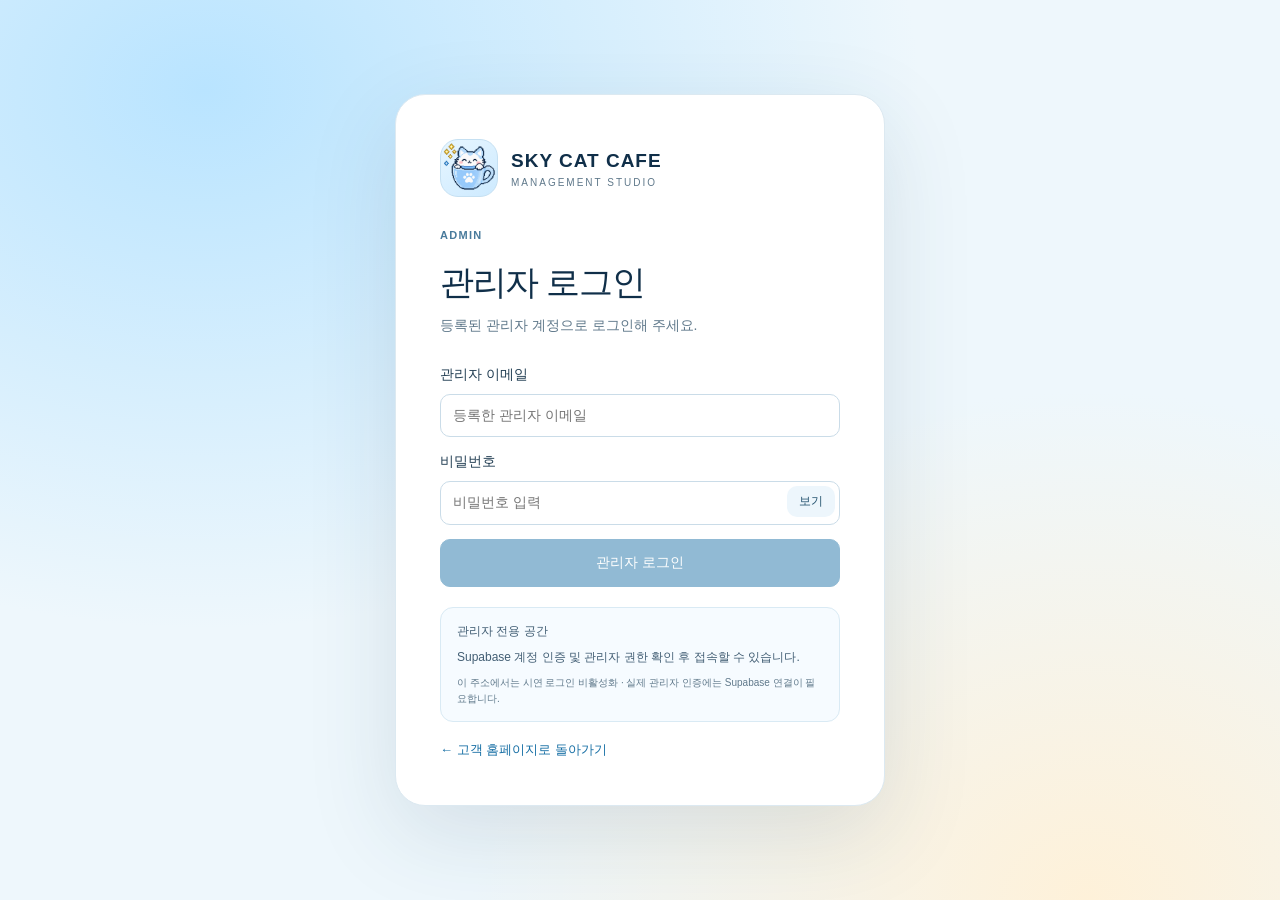
<file: admin.html>
<!doctype html>
<html lang="ko">
<head>
  <meta charset="utf-8">
  <meta name="viewport" content="width=device-width,initial-scale=1">
  <meta name="robots" content="noindex,nofollow">
  <title>하늘고양이카페 · 관리자</title>
  <link rel="icon" type="image/png" href="./skycat-mascot.png">
  <link rel="stylesheet" href="./admin.css">
  <link rel="stylesheet" href="./skycat-layout.css">
  <script defer src="./skycat-store.js"></script>
  <script defer src="./goods-catalog.js"></script>
  <script defer src="./goods-commerce.js"></script>
  <link rel="stylesheet" href="./skycat-email.css">
  <script defer src="./emailjs-config.js"></script>
  <script defer src="./supabase-config.js"></script>
  <script defer src="./skycat-cloud.js"></script>
  <script defer src="./skycat-email.js"></script>
  <script defer src="./admin-test-config.js?v=30.2"></script>
  <script defer src="./admin.js?v=31"></script>
  <link rel="stylesheet" href="./skycat-components.css">
  <link rel="stylesheet" href="./skycat-component-integration.css">
  <script defer src="./skycat-components.js"></script>
</head>
<body>
  <a id="skip-link" class="skip" href="#main">본문 바로가기</a>
  <section id="login" class="login-wrap">
    <div class="login-card">
      <div class="login-brand"><div class="logo-icon" aria-hidden="true"><img src="./skycat-mascot.png" alt="" width="58" height="58" decoding="async"></div><div><strong>SKY CAT CAFE</strong><small>MANAGEMENT STUDIO</small></div></div>
      <p class="eyebrow">ADMIN</p>
      <h1>관리자 로그인</h1>
      <p class="login-desc" id="login-desc">등록된 관리자 계정으로 로그인해 주세요.</p>
      <form id="login-form">
        <label class="sc-field">관리자 이메일<input id="admin-id" type="email" autocomplete="username" placeholder="등록한 관리자 이메일" required></label>
        <div class="login-field sc-field"><label for="admin-pass">비밀번호</label><div class="password-field"><input id="admin-pass" type="password" autocomplete="current-password" placeholder="비밀번호 입력" required><button id="password-toggle" type="button" aria-pressed="false" aria-label="비밀번호 표시">보기</button></div></div>
        <button id="login-submit" type="submit" class="primary sc-button" disabled>관리자 로그인</button>
        <p id="login-error" role="alert"></p>
      </form>
      <noscript><p role="alert">관리자 시연 화면을 열려면 JavaScript를 활성화해 주세요.</p></noscript>
      <div class="notice"><strong id="login-mode-title">관리자 전용 공간</strong><p id="login-mode-desc">Supabase 계정 인증 및 관리자 권한 확인 후 접속할 수 있습니다.</p><small id="cloud-login-notice">연결 상태 확인 중…</small></div>
      <a class="login-back" href="./index(order).html">← 고객 홈페이지로 돌아가기</a>
    </div>
  </section>
  <div id="workspace" hidden>
    <button id="nav-scrim" class="nav-scrim" aria-label="관리자 메뉴 닫기" type="button" hidden></button>
    <aside class="sidebar" id="sidebar">
      <a class="brand" id="admin-brand-home" href="#cloud"><span class="paw" aria-hidden="true"><img src="./skycat-mascot.png" alt="" width="44" height="44" decoding="async"></span><div><strong>SKY CAT</strong><small>CAFE / ADMIN STUDIO</small></div></a>
      <div class="sidebar-head"><span>관리자 메뉴 <span id="nav-count" class="nav-count">24</span></span><button id="nav-close" class="nav-close sc-close" type="button" aria-label="관리자 메뉴 닫기">×</button></div>
      <label class="nav-search"><span aria-hidden="true">⌕</span><input id="nav-search" type="search" placeholder="메뉴 검색" aria-label="관리자 기능 검색" autocomplete="off"></label>
      <nav id="nav" aria-label="관리자 기능"></nav>
      <p id="nav-empty" class="nav-empty" hidden>해당 기능이 없습니다.</p>
      <div class="sidebar-footer"><div class="admin-profile"><span class="avatar">SC</span><div><strong>카페 관리자</strong><small>포트폴리오 운영 계정</small></div></div><a class="back" href="./index(order).html">↗ 고객 홈페이지</a><button id="logout">로그아웃</button></div>
    </aside>
    <main id="main" tabindex="-1">
      <header class="topbar"><div class="heading"><div class="heading-row"><button id="nav-toggle" class="nav-toggle" type="button" aria-controls="sidebar" aria-expanded="false" aria-label="관리자 메뉴 열기">☰</button><span class="eyebrow" id="breadcrumb">관리자 / 운영 현황</span></div><h1 id="title">대시보드</h1><p id="section-desc" class="section-desc"></p></div><div class="top-meta sc-actions"><span class="live"><span></span> <span id="auth-mode-label">관리자 인증</span></span><button id="refresh-view" type="button" class="refresh-btn" title="최신 운영 정보 불러오기">↻ 새로고침</button><a class="customer-link" href="./index(order).html" target="_blank" rel="noopener">고객 화면 ↗</a></div></header>
      <div id="notification" role="status" aria-live="polite"></div>
      <div id="content"></div>
      <footer>© 2026 Sky Cat Cafe · 관리자 운영 체험 · 실제 금전 거래 없음</footer>
    </main>
  </div>
</body>
</html>
</file>
<file: admin.css>
/* Sky Cat Cafe · Admin Studio V12 */
:root {
  --navy:#102f49; --ink:#233f54; --blue:#176fa5; --accent:#2495d1;
  --sky:#e6f4ff; --line:#dce7ee; --bg:#f3f7fa; --white:#fff;
  --muted:#60798b; --danger:#a42636; --ok:#17714c; --radius:18px;
  --shadow:0 3px 14px #16395508; font-family:Pretendard,"Malgun Gothic","Apple SD Gothic Neo",Arial,sans-serif;
}
*{box-sizing:border-box} [hidden]{display:none!important}
html{scroll-behavior:smooth;scroll-padding-top:14px}
body{margin:0;background:var(--bg);color:var(--ink);font-size:14px;line-height:1.55}
a{color:var(--blue);text-decoration:none} button,input,select,textarea{font:inherit}
button,a,input,select,textarea{outline-offset:3px} :focus-visible{outline:3px solid #5ba9d6}
button{min-height:40px;border:1px solid #d0e0eb;border-radius:10px;padding:9px 14px;background:#fff;color:#24536f;font-weight:700;cursor:pointer;transition:background .15s,border-color .15s,box-shadow .15s}
button:hover:not(:disabled){background:#eaf5fc;border-color:#a5cce3} button:disabled{opacity:.47;cursor:not-allowed}
.primary{background:var(--blue);border-color:var(--blue);color:white}.primary:hover:not(:disabled){background:#125b89;border-color:#125b89}
.danger{color:var(--danger);border-color:#f0ccd2;background:#fff5f6}.danger:hover:not(:disabled){background:#ffe9ed;border-color:#df9ba6}
.skip{position:absolute;top:-90px}.skip:focus{top:10px;left:10px;background:white;padding:12px;z-index:99}
input,select,textarea{width:100%;min-width:0;min-height:41px;padding:10px 12px;border:1px solid #cadce8;border-radius:10px;background:#fff;color:var(--ink)}
input:focus,select:focus,textarea:focus{border-color:#5aabd7} input[type=checkbox]{min-height:0;width:17px;height:17px;accent-color:var(--blue)} textarea{min-height:98px;resize:vertical}

/* Sign-in: the same blue palette as the customer-facing brand. */
.login-wrap{min-height:100vh;display:grid;place-items:center;padding:28px;background:radial-gradient(ellipse at 16% 10%,#b9e4ff 0,transparent 47%),radial-gradient(ellipse at 85% 100%,#fef1d9 0,transparent 40%),#eef7fc}
.login-card{width:min(490px,100%);padding:clamp(25px,5vw,44px);border:1px solid #dce9f1;border-radius:30px;background:white;box-shadow:0 28px 90px #233f5420}
.login-brand{display:flex;align-items:center;gap:13px;margin-bottom:30px}.login-brand strong{display:block;letter-spacing:1px;color:var(--navy);font-size:19px}.login-brand small{display:block;letter-spacing:2px;font-size:10px;color:var(--muted)}
.logo-icon{display:grid;place-items:center;width:58px;height:58px;border-radius:18px;background:linear-gradient(145deg,#e7f6ff,#cdeaff);color:var(--navy);font-size:26px;border:1px solid #c5e0f2}
.logo-icon img,.brand .paw img{display:block;width:100%;height:100%;object-fit:contain}
.eyebrow{font-size:11px;letter-spacing:1.3px;font-weight:800;color:#497b9c}.login-card h1{margin:5px 0 0;font-size:clamp(25px,5vw,34px);color:var(--navy);letter-spacing:-1.3px}.login-desc{margin:7px 0 0;color:var(--muted)}
.login-card form{display:grid;gap:14px;margin-top:27px}.login-card label{display:grid;gap:7px;font-weight:700}.login-card .primary{min-height:48px}.password-field{position:relative}.password-field input{padding-right:79px}.password-field button{position:absolute;right:5px;top:5px;min-height:31px;padding:4px 12px;font-size:12px;background:#edf6fc;border:0}
.notice{display:grid;gap:8px;margin-top:20px;padding:14px 16px;background:#f6fbff;border:1px solid #d9eaf4;border-radius:13px;font-size:12px;color:#425e74}.notice p{margin:0}.notice button{justify-self:start;min-height:33px;font-size:12px;padding:5px 10px}.notice small{color:var(--muted);line-height:1.6}.login-back{display:inline-block;margin-top:18px;font-size:13px;font-weight:700}#login-error{color:var(--danger);margin:0;font-size:13px}#login-error:empty{display:none}

/* Navigation and workspace */
#workspace{display:grid;grid-template-columns:258px minmax(0,1fr);min-height:100vh}
.sidebar{position:sticky;top:0;height:100vh;height:100dvh;display:flex;flex-direction:column;overflow-y:auto;padding:21px 15px 15px;background:linear-gradient(160deg,#102f49,#1a415e);color:#fff;scrollbar-width:thin;scrollbar-color:#55778d transparent}
.brand{display:flex;gap:11px;align-items:center;color:white;margin:1px 4px 26px}.brand strong{font-size:22px;line-height:1.1;letter-spacing:1.3px}.brand small{display:block;font-size:9px;color:#bad7e8;letter-spacing:1.6px;margin-top:3px}.paw{display:grid;place-items:center;width:44px;height:44px;border-radius:13px;background:#e2f3ff;color:var(--navy);font-size:22px;flex:none}
.sidebar-head{display:flex;align-items:center;justify-content:space-between;font-size:12px;font-weight:750;color:#c4dcea;margin:0 5px 9px}.nav-count{display:inline-flex;align-items:center;justify-content:center;border:1px solid #65859a;border-radius:8px;padding:1px 7px;font-size:11px;color:white}
.nav-search{display:flex;align-items:center;gap:8px;border:1px solid #47708c;border-radius:10px;background:#224a66;padding:0 10px;color:#cce7f8}.nav-search span{font-size:23px}.nav-search input{min-height:36px;background:transparent;color:white;border:none;padding:6px 0;font-size:13px}.nav-search input::placeholder{color:#b8d5e7}.nav-empty{margin:16px 8px;color:#d5e6f1;font-size:12px}
.nav-group{font-size:10px;letter-spacing:1px;color:#b0cddd;font-weight:650;margin:19px 9px 6px}.nav-link{display:flex;align-items:center;gap:9px;min-height:37px;padding:7px 9px;border-radius:9px;color:#dbeef8;font-size:13px;line-height:1.3}.nav-link .nav-no{font-size:11px;min-width:21px;font-variant-numeric:tabular-nums;color:#91bfdd}.nav-link strong{font-weight:650;flex:1;min-width:0}.nav-link:hover,.nav-link[aria-current=page]{background:#2e668e;color:white}.nav-link[aria-current=page]{box-shadow:inset 3px 0 #9ad8ff}.nav-link[aria-current=page] .nav-no{color:#d2ecff}.nav-badge{background:#caeaff;color:#124f75;border-radius:6px;min-width:19px;padding:2px 5px;text-align:center;font-size:10px;font-weight:bold}
.sidebar-footer{margin-top:auto;padding-top:23px}.admin-profile{border-top:1px solid #45657b;padding:15px 3px 10px;display:flex;align-items:center;gap:10px}.avatar{flex:none;display:grid;place-items:center;width:36px;height:36px;border-radius:50%;font-size:12px;font-weight:800;background:#d7efff;color:#1a4d70}.admin-profile strong,.admin-profile small{display:block}.admin-profile small{font-size:10px;color:#bfd6e3}.back{display:block;color:#d6eeff;padding:8px 5px;font-size:13px;font-weight:650}.sidebar #logout{width:100%;background:#2c526b;border-color:#57758a;color:white}
#main{padding:clamp(18px,3vw,42px);min-width:0;max-width:1800px}.topbar{display:flex;align-items:flex-start;justify-content:space-between;gap:24px;margin-bottom:24px}.heading{min-width:0}.heading-row{display:flex;align-items:center;gap:8px}.topbar h1{margin:4px 0;font-size:clamp(25px,3vw,34px);letter-spacing:-1.3px;color:var(--navy);line-height:1.25}.section-desc{margin:5px 0 0;color:var(--muted);font-size:13px;overflow-wrap:break-word}.top-meta{display:flex;align-items:center;gap:9px;flex-wrap:wrap;justify-content:flex-end}.live{display:inline-flex;align-items:center;gap:6px;padding:7px 11px;font-size:12px;font-weight:750;background:#e4f4ec;color:#176b4b;border:1px solid #c5e5d3;border-radius:999px;white-space:nowrap}.live span{width:7px;height:7px;background:#24935d;border-radius:50%}.refresh-btn,.customer-link{display:inline-flex;align-items:center;justify-content:center;min-height:37px;white-space:nowrap;font-size:12px;font-weight:750;border-radius:10px;padding:8px 12px}.customer-link{background:#e5f3fc;border:1px solid #c9e5f5;color:#176c9e}.customer-link:hover{background:#d6ebfa}.nav-toggle{display:none}
#notification:not(:empty){position:sticky;top:8px;z-index:3;padding:12px 15px;margin:0 0 17px;border:1px solid #a9d3ec;background:#e9f7ff;border-radius:12px;color:#175d88;font-weight:700;box-shadow:0 4px 16px #143e5e0c}#notification.error{background:#fff0f2;border-color:#edbdc8;color:#a42636}

/* Operational dashboard */
.dashboard-welcome{display:flex;align-items:center;justify-content:space-between;gap:20px;padding:22px 26px;margin-bottom:20px;border:1px solid #cce4f5;background:linear-gradient(118deg,#e9f6ff,#f8fcff);border-radius:var(--radius)}.dashboard-welcome h2{font-size:22px;margin:3px 0;color:var(--navy);letter-spacing:-.5px}.dashboard-welcome p{margin:3px 0;color:var(--muted);font-size:13px}.welcome-date{padding:9px 14px;color:#275b7c;background:#fff;border:1px solid #d6e7f3;border-radius:11px;white-space:nowrap;font-weight:700;font-size:12px}
.cards{display:grid;grid-template-columns:repeat(4,minmax(0,1fr));gap:15px;margin-bottom:20px}.metric{min-width:0;position:relative;padding:19px;background:white;border:1px solid var(--line);border-radius:var(--radius);box-shadow:var(--shadow)}.metric span:first-child{display:block;font-size:12px;font-weight:750;color:var(--muted)}.metric strong{display:block;margin:9px 0 4px;font-size:clamp(20px,2.25vw,29px);font-variant-numeric:tabular-nums;letter-spacing:-.75px;overflow-wrap:anywhere;color:var(--navy)}.metric small{display:block;min-height:17px;color:var(--muted);font-size:11px}.metric:before{content:"";display:block;width:25px;height:4px;border-radius:4px;background:#75b9e4;margin-bottom:10px}.metric:nth-child(2):before{background:#70bda9}.metric:nth-child(3):before{background:#d7b275}.metric:nth-child(4):before{background:#a7a4d9}
.dashboard-grid,.grid-2{display:grid;grid-template-columns:minmax(0,1.5fr) minmax(0,1fr);gap:17px;align-items:start}.dashboard-grid .panel{height:100%}.task-list{display:grid;gap:9px}.task-card{width:100%;display:grid;grid-template-columns:minmax(0,1fr) auto;align-items:center;text-align:left;gap:8px;padding:13px 14px;border:1px solid var(--line);background:#f9fcfe;border-radius:12px}.task-card span{font-size:13px}.task-card b{font-size:15px;color:#176b9d;font-variant-numeric:tabular-nums}.task-card.has-work b{color:#ac6a1a}.task-card small{grid-column:1/-1;font-weight:400;color:var(--muted);font-size:11px}.quick-links{display:grid;grid-template-columns:repeat(4,minmax(0,1fr));gap:10px}.quick-links button{text-align:left;background:#f7fbfe;border-color:var(--line);min-height:58px;white-space:normal}.quick-links button:hover{background:#eaf5fc}

/* Shared management views, forms and tables. */
.panel{min-width:0;margin-bottom:18px;padding:clamp(16px,2.3vw,26px);background:#fff;border:1px solid var(--line);border-radius:var(--radius);box-shadow:var(--shadow)}.panel h2{font-size:18px;letter-spacing:-.3px;color:var(--navy);margin:0 0 8px}.panel h3{font-size:14px;color:var(--navy)}.hint{color:var(--muted);font-size:13px;line-height:1.7;margin:8px 0 15px}.panel .cards{margin-bottom:0}.form-grid{display:grid;grid-template-columns:repeat(2,minmax(0,1fr));gap:14px;margin:18px 0}.field{display:grid;gap:7px;font-weight:700;font-size:13px}.actions{display:flex;gap:8px;align-items:center;flex-wrap:wrap;margin:12px 0}.actions input,.actions select{flex:1;min-width:120px;width:auto}
.table-tools{display:flex;align-items:center;justify-content:space-between;gap:12px;margin:14px 0 10px}.table-filter{display:flex;gap:7px;align-items:center;max-width:350px;flex:1}.table-filter input{min-height:35px;font-size:13px}.table-filter button{min-height:35px;padding:5px 10px;white-space:nowrap;font-size:12px}.table-count{font-size:12px;font-weight:750;color:var(--muted);white-space:nowrap}.table-scroll{overflow:auto;border:1px solid var(--line);border-radius:12px;max-width:100%;scrollbar-width:thin;scrollbar-color:#b5cbd9 #f0f5f8;max-height:640px}.table-scroll:focus-visible{outline-offset:2px}table{border-collapse:separate;border-spacing:0;width:100%;min-width:530px;text-align:left}th,td{border-bottom:1px solid #e9f0f5;padding:12px 14px;font-size:13px;vertical-align:middle;white-space:pre-line;overflow-wrap:anywhere}th{position:sticky;top:0;z-index:1;background:#edf4f9;color:#3a5b72;font-size:12px;font-weight:800;white-space:nowrap}td input,td select{min-width:92px;padding:7px 9px;font-size:13px;min-height:36px}td textarea{min-width:120px}td button{font-size:12px;padding:6px 9px;white-space:nowrap;min-height:34px}td .actions{margin:0;gap:6px}td .actions input,td .actions select{min-width:98px}tr:last-child td{border-bottom:0}tbody tr:nth-child(even) td{background:#fafcfe}tr:hover td{background:#f1f8fd!important}
.tag{display:inline-flex;align-items:center;gap:5px;border-radius:7px;padding:5px 9px;background:#e3f3eb;color:#176344;font-size:11px;font-weight:750;white-space:nowrap}.tag:before{content:"";width:6px;height:6px;background:currentColor;border-radius:50%}.tag.bad{background:#fdecef;color:#9c2939}.tag.wait{background:#fff3da;color:#8c570e}.tag.blue{background:#e1f1fc;color:#17628f}
.chart-row{display:grid;grid-template-columns:minmax(68px,96px) minmax(0,1fr) minmax(64px,106px);align-items:center;gap:10px;margin:15px 0;font-size:12px}.chart-row strong{text-align:right;font-variant-numeric:tabular-nums;overflow-wrap:anywhere}.chart-bar{height:12px;border-radius:9px;background:#e8f0f6;overflow:hidden}.chart-bar i{display:block;height:100%;background:linear-gradient(90deg,#7dc6f0,#288bca);border-radius:9px}
.seat-grid{display:grid;grid-template-columns:repeat(4,minmax(0,1fr));gap:12px;background:#f5faff;border:1px dashed #b1cfe3;border-radius:15px;padding:16px}.seat-grid button{min-height:79px;white-space:pre-line;line-height:1.5;background:#eaf6ff;border-color:#b7d9ef}.seat-grid button.blocked{background:#fbe9ed;color:#9b3547;border-color:#edc2cb}.full{grid-column:1/-1}
.list-row{border-bottom:1px solid var(--line);padding:20px 0}.list-row:last-child{border:0;padding-bottom:0}.list-row p{white-space:pre-wrap;overflow-wrap:anywhere}.list-row strong+.tag{margin-left:8px}.card-code{font-family:monospace;word-break:break-all}.empty{text-align:center;padding:30px;color:var(--muted);background:#f8fbfd;border:1px dashed #cfdee8;border-radius:12px}.checkline{display:flex;gap:9px;flex-wrap:wrap}.checkline label{display:inline-flex;align-items:center;gap:7px;border:1px solid var(--line);border-radius:9px;padding:8px 11px;background:#f8fbfd;font-size:13px;cursor:pointer}.checkline label:has(input:checked){border-color:#a0cce7;background:#e6f3fc;color:#176fa5}
footer{padding:16px;text-align:center;color:#6e8799;font-size:11px}

@media(max-width:1100px){#workspace{grid-template-columns:225px minmax(0,1fr)}.cards{grid-template-columns:repeat(2,minmax(0,1fr))}.dashboard-grid,.grid-2{grid-template-columns:1fr}.quick-links{grid-template-columns:repeat(2,minmax(0,1fr))}.topbar{gap:12px}.top-meta{max-width:220px}}
@media(max-width:740px){#workspace{display:flex;flex-direction:column}.sidebar{display:none;position:static;height:auto;max-height:65vh;padding:15px}.sidebar.is-open{display:flex}.sidebar-footer{margin-top:0}.nav-toggle{display:inline-flex;align-items:center;justify-content:center;min-height:35px;padding:5px 10px;font-size:18px}.brand{margin-bottom:12px}#main{padding:17px 13px}.topbar{flex-wrap:wrap;margin-bottom:18px}.top-meta{max-width:none;justify-content:flex-start}.dashboard-welcome{padding:18px;align-items:flex-start;flex-direction:column;gap:10px}.dashboard-welcome h2{font-size:19px}.cards{gap:9px}.metric{padding:12px;border-radius:13px}.metric strong{font-size:21px}.form-grid{grid-template-columns:1fr}.seat-grid{grid-template-columns:repeat(3,minmax(0,1fr))}.chart-row{grid-template-columns:67px minmax(0,1fr) 77px}.table-tools{flex-wrap:wrap}.table-filter{max-width:none;width:100%;flex-basis:100%}.panel{padding:15px}.table-scroll{max-height:510px}}
@media(prefers-reduced-motion:reduce){html{scroll-behavior:auto}*{transition:none!important}}

.login-field{display:grid;gap:7px}.nav-close,.nav-scrim{display:none}.sidebar-head>span{display:flex;gap:7px;align-items:center}.dashboard-grid{align-items:stretch;margin-bottom:18px}.dashboard-grid .panel{height:auto;margin-bottom:0}
@media(max-width:740px){.sidebar{position:fixed;inset:0 auto 0 0;z-index:12;width:min(310px,88vw);height:100dvh;max-height:100dvh;box-shadow:8px 0 40px #0a2d4966}.nav-close{display:block;min-height:31px;background:#254c68;color:white;border-color:#6b899d;padding:0 9px;font-size:22px}.nav-scrim:not([hidden]){display:block;position:fixed;inset:0;z-index:11;width:100%;height:100%;padding:0;border:0;border-radius:0;background:#0c2d4999}.nav-scrim:hover:not(:disabled){background:#0c2d4999}}
:root td .goods-admin-name{min-width:190px}

/* V27: keep table scrolling local and wrap workspace controls on small screens. */
.topbar,.table-tools,.dashboard-welcome { flex-wrap:wrap; }
.topbar > *,.table-tools > *,.dashboard-welcome > * { min-width:0; max-width:100%; }
.table-filter input { min-width:0; }
.panel h2,.metric strong,.heading h1 { overflow-wrap:anywhere; }
@media(max-width:450px){
  #main { padding:12px; }
  .login-card { padding:22px 16px; }
  .login-brand { flex-wrap:wrap; }
  .cards { gap:8px; }
  .metric { padding:12px; }
  .seat-grid { grid-template-columns:repeat(2,minmax(0,1fr)); padding:10px; gap:8px; }
  .table-filter { flex:1 1 100%; }
}


/* =============================================================
 * V28 FINAL FINISH — admin studio. Keep operational table geometry
 * independent from customer pages and leave 23 actions unchanged.
 * ============================================================= */
:root { --finish-focus:#005e9b; --finish-border:#c6e2f3; --finish-shadow:0 7px 24px rgba(24,89,132,.10); }
body { font-synthesis:none; font-variant-numeric:tabular-nums; }
:where(a,button,select,input,textarea,summary):focus-visible {
  outline:3px solid var(--finish-focus);
  outline-offset:3px;
}
:where(.panel,.metric,.dashboard-welcome) { border-color:var(--finish-border); box-shadow:var(--finish-shadow); }
:where(.panel,.metric,.dashboard-welcome) :where(h1,h2,h3,p,strong) { overflow-wrap:anywhere; }
:where(.actions,.quick-links,.topbar,.dashboard-welcome) > * { min-width:0; }
:where(button,input,select,textarea):disabled { cursor:not-allowed; opacity:.58; }
:where(.primary,.refresh-btn,.customer-link,.quick-links button,.task-card) {
  transition:background-color .18s ease,border-color .18s ease,box-shadow .18s ease;
}
:where(.primary,.refresh-btn,.customer-link,.quick-links button):focus-visible { box-shadow:0 0 0 5px #deeffa; }
@media(max-width:560px) {
 .top-meta { white-space:normal; }
 :where(.actions,.table-filter) { min-width:0; }
 :where(.panel input,.panel select,.panel textarea) { max-width:100%; }
}
@media(prefers-reduced-motion:reduce) {
 html { scroll-behavior:auto!important; }
 :where(.primary,.refresh-btn,.customer-link,.quick-links button,.task-card) { transition:none!important; }
}
.cloud-local-banner{margin:0 0 16px;padding:12px 16px;border:1px solid #c9e2f2;background:#eaf7ff;border-radius:12px;color:#315c78;font-size:13px;font-weight:700}
.cloud-detail{min-width:170px;max-width:420px;white-space:pre-wrap;overflow-wrap:anywhere;font-size:13px;line-height:1.6}
</file>
<file: skycat-layout.css>
/* V24.2 — Common outer geometry, matching the V24.1 goods shop.
   Full-width backgrounds, dialogs, images and each section's internal
   layout remain independent. No viewport zoom or fixed aspect ratio. */
:root {
  --skycat-content-max: var(--sc-content-max);
  --skycat-content-percent: var(--sc-content-width);
  --skycat-header-height: var(--sc-header-size);
}

@media (max-width: 710px) {
  :root {
    --skycat-content-percent: var(--sc-content-width);
    --skycat-header-height: var(--sc-header-size);
  }
}

/* One common width and horizontal centerline across all four pages. */
.shell,
.wrap,
#workspace {
  width: min(var(--skycat-content-max), var(--skycat-content-percent));
  margin-inline: auto;
  min-width: 0;
}

/* Landing header follows the goods shop's height; retain its own menu. */
:root { --header-height: var(--skycat-header-height); }
.shell.final-inner { max-width: none; }
.final-inner > p { max-width: 810px; margin-inline: auto; }

/* The wider landing rail also extends the viewport range in which the
   V23 footer safety gap is needed for the fixed back-to-top button. */
@media (min-width: 961px) and (max-width: 1620px) {
  .footer-inner { padding-right: 64px; }
}

/* The official homepage's standalone language control and customer hub
   align with the same rail rather than a second maximum content width. */
#sc-home-language {
  width: min(var(--skycat-content-max), var(--skycat-content-percent));
  max-width: none;
  padding-inline: 0;
}
.sx-dashboard .wrap { max-width: none; }

/* The admin rail includes both the sidebar and the dashboard. Retain
   the sidebar's responsive layout and the tables' own scroll region. */
#workspace > #main {
  width: 100%;
  max-width: none;
  min-width: 0;
  padding-inline: clamp(16px, 2vw, 28px);
}
#workspace .table-scroll { max-width: 100%; min-width: 0; }
#workspace .metric { overflow-wrap: anywhere; }

@media (max-width: 740px) {
  #workspace > #main { padding-inline: 0; }
}

/* Keep sign-in readable and centered; its form is intentionally a card. */
.login-wrap { padding-inline: calc((100% - var(--skycat-content-percent)) / 2); }

/* V24.3 — Storefront scale: not just the outer width. Both storefront pages
   use the same text scale, viewport gutter and visual-size tokens. */
html.skycat-storefront {
  font-size: 16px;
  -webkit-text-size-adjust: 100%;
  text-size-adjust: 100%;
  scrollbar-gutter: stable;
  overflow-x: clip;
  --storefront-hero-title: clamp(25px, 3.1vw, 46px);
  --storefront-hero-button: clamp(11px, 1.05vw, 15px);
  --storefront-hero-description: 17px;
  --storefront-section-title: 30px;
  --storefront-card-title: 17px;
  --storefront-card-gap: 17px;
}

.skycat-storefront body { min-width: 0; max-width: 100%; }
.skycat-storefront .hero .hero-in {
  display: grid;
  grid-template-columns: minmax(0, 36fr) minmax(0, 21fr) minmax(0, 43fr);
  height: auto;
  min-height: 330px;
  gap: 0;
  padding-block: 0;
  align-items: center;
}
.skycat-storefront .hero .hero-intro { min-width: 0; }
.skycat-storefront .hero .hero-intro h1 {
  font-size: var(--storefront-hero-title);
  line-height: 1.3;
  overflow-wrap: anywhere;
}
.skycat-storefront .hero .hero-desc {
  font-size: var(--storefront-hero-description);
  line-height: 1.5;
}
.skycat-storefront .hero .hero-buttons { gap: 8px; flex-wrap: wrap; }
.skycat-storefront .hero .hero-buttons .pill {
  font-size: var(--storefront-hero-button);
  padding-inline: 12px;
  min-height: 46px;
}
.skycat-storefront .hero .hero-mascot { min-width: 0; height: 330px; width: 100%; }
.skycat-storefront .hero .hero-mascot img {
  width: min(100%, 285px);
  max-width: 100%;
  height: auto;
  object-fit: contain;
  bottom: 0;
  left: 50%;
  transform: translateX(-50%);
}
.skycat-storefront .hero .hero-store { height: 292px; min-width: 0; margin: 0 8px 0 0; }
.skycat-storefront #home .store-shape { inset: 12px 4px 12px 8px; border-width: 4px; border-radius: 34px; }
.skycat-storefront .hero .welcome-bubble { font-size: 13px; max-width: 86%; }

/* The old three-column homepage squeezed its menu cards into just one
   column. Give the featured menu a full-width row with goods-sized cards. */
.skycat-storefront .intro-section { padding: 36px 0 48px; }
.skycat-storefront .intro-grid {
  grid-template-columns: minmax(0, 42fr) minmax(0, 58fr) !important;
  grid-template-rows: auto;
  gap: 24px;
}
.skycat-storefront .intro-grid > * { min-width: 0; }
.skycat-storefront .intro-grid .goods-teaser,
.skycat-storefront .intro-grid .menu-area {
  grid-column: 1 / -1;
  grid-row: auto;
  width: 100%;
  margin: 0;
}
.skycat-storefront .goods-teaser-images { width: min(100%, 420px); justify-self: end; }
.skycat-storefront .intro-grid .menu-area { border-left: 0; border-top: 1px solid #cfe8f6; padding: 22px 0 0; }
.skycat-storefront .menu-area h2,
.skycat-storefront .about-copy h2,
.skycat-storefront .collection-heading h2 {
  font-size: var(--storefront-section-title);
  line-height: 1.22;
}
.skycat-storefront .menu-area .menu-grid {
  grid-template-columns: repeat(3, minmax(0, calc((100% - 51px) / 4)));
  justify-content: center;
  gap: var(--storefront-card-gap);
  align-items: stretch;
}
.skycat-storefront .menu-area .menu-card { display: flex; flex-direction: column; padding: 6px 6px 12px; border-radius: 21px; }
.skycat-storefront .menu-area .menu-card .food { width: 100%; height: auto; aspect-ratio: 1; }
.skycat-storefront .menu-area .menu-card h3 { font-size: var(--storefront-card-title); overflow-wrap: anywhere; }
.skycat-storefront .menu-area .menu-card details { margin-top: auto; }
.skycat-storefront .menu-area .menu-card strong { margin-bottom: 8px; }

@media (max-width: 710px) {
  html.skycat-storefront {
    --storefront-hero-title: 32px;
    --storefront-hero-description: 16px;
    --storefront-section-title: 25px;
    --storefront-card-title: 14px;
    --storefront-card-gap: 11px;
  }
  .skycat-storefront .hero .hero-in {
    grid-template-columns: minmax(0, 1fr);
    min-height: 0;
    height: auto;
    padding: 25px 0 20px;
  }
  .skycat-storefront .hero .hero-intro { width: 100%; text-align: center; padding-inline: 0; }
  .skycat-storefront .hero .hero-buttons { justify-content: center; }
  .skycat-storefront .hero .hero-store { height: 130px; width: 100%; max-width: 440px; margin: 8px auto 0; }
  /* Keep the cafe's interactive mascot available, beside its photo instead
     of a separate tall mobile panel; the goods shop retains its existing strip. */
  .skycat-storefront #home .hero-in { grid-template-columns: minmax(0, 1fr) minmax(0, 2fr); }
  .skycat-storefront #home .hero-intro { grid-column: 1 / -1; }
  .skycat-storefront #home .hero-mascot { height: 130px; }
  .skycat-storefront #home .hero-mascot img { width: min(100%, 130px); bottom: 0; }
  .skycat-storefront #home .hero-store { grid-column: auto; }
  .skycat-storefront #home .store-shape { inset: 0; border-radius: 18px; }
  .skycat-storefront #home .welcome-bubble { font-size: 11px; top: 4px; right: 5px; padding: 5px 8px; }
  .skycat-storefront .intro-section { padding: 25px 0 35px; }
  .skycat-storefront .intro-grid { gap: 24px; }
  .skycat-storefront .goods-teaser-images { justify-self: start; }
  .skycat-storefront .menu-area .menu-grid { grid-template-columns: repeat(2, minmax(0, 1fr)); }
}
</file>
<file: skycat-email.css>
.skycat-mail-note,.skycat-mail-status {
  margin:.55rem 0;
  padding:.65rem .85rem;
  color:#235e86;
  background:#eff9ff;
  border:1px solid #c4e2f5;
  border-radius:12px;
  font-size:.84rem;
  line-height:1.55;
  overflow-wrap:anywhere;
}
.skycat-mail-status[data-state="sent"] { color:#236542; background:#effaf1; border-color:#b6ddc0; }
.skycat-mail-status:is([data-state="failed"],[data-state="uncertain"],[data-state="local-error"],[data-state="serve"]) { color:#8b481a; background:#fff6e8; border-color:#edcfa4; }
.skycat-mail-status[hidden] { display:none !important; }
</file>
<file: skycat-components.css>
/* Sky Cat Cafe — shared design tokens and UI components */
:root {
  --sc-content-max: 1370px;
  --sc-content-width: 94%;
  --sc-header-size: 72px;
  --sc-space-1: 4px;
  --sc-space-2: 8px;
  --sc-space-3: 12px;
  --sc-space-4: 16px;
  --sc-space-5: 24px;
  --sc-space-6: 32px;
  --sc-close-size: 44px;
  --sc-focus: #167eb5;
}
@media (max-width: 710px) {
  :root { --sc-content-width: 91%; --sc-header-size: 69px; }
}

/* Keep native buttons, links and labels; only their presentation is shared. */
:where(.sc-close) { position: relative; display: grid; }
.sc-close.sc-close,
#full-menu .sc-close,
.goods-page .sc-close,
.photo-dialog .sc-close {
  box-sizing: border-box;
  width: var(--sc-close-size);
  height: var(--sc-close-size);
  min-width: var(--sc-close-size);
  min-height: var(--sc-close-size);
  max-width: var(--sc-close-size);
  max-height: var(--sc-close-size);
  flex: 0 0 var(--sc-close-size);
  padding: 0;
  place-items: center;
  border-radius: 50%;
  font-size: 0;
  line-height: 0;
  text-decoration: none;
  cursor: pointer;
  touch-action: manipulation;
}
.sc-close::before, .sc-close::after {
  content: "";
  position: absolute;
  inset: 50% auto auto 50%;
  width: 18px;
  height: 2px;
  border-radius: 2px;
  background: currentColor;
  pointer-events: none;
}
.sc-close::before { transform: translate(-50%, -50%) rotate(45deg); }
.sc-close::after { transform: translate(-50%, -50%) rotate(-45deg); }
.sc-close > span { font-size: 0; }
.sc-close:focus-visible {
  outline: 3px solid var(--sc-focus);
  outline-offset: 2px;
}
.sc-actions {
  display: flex;
  flex-wrap: wrap;
  align-items: center;
  gap: var(--sc-space-2);
  min-width: 0;
}
.sc-actions > * { min-width: 0; max-width: 100%; }
.sc-dialog-head {
  display: flex;
  align-items: center;
  justify-content: space-between;
  gap: var(--sc-space-3);
}
.sc-dialog-head > :first-child { min-width: 0; overflow-wrap: anywhere; }
.sc-field {
  display: grid;
  gap: var(--sc-space-2);
  min-width: 0;
}
.sc-field > :is(input, select, textarea) { min-width: 0; max-width: 100%; }
.sc-button {
  box-sizing: border-box;
  min-height: 44px;
  max-width: 100%;
  white-space: normal;
  overflow-wrap: anywhere;
}
.sc-button:focus-visible { outline: 3px solid var(--sc-focus); outline-offset: 2px; }
@media (prefers-reduced-motion: reduce) {
  .sc-close, .sc-button { transition: none; animation: none; }
}
</file>
<file: skycat-component-integration.css>
/* Page-specific positioning; shared geometry lives in skycat-components.css. */
.welcome-note { align-items: center; gap: var(--sc-space-3); }
.welcome-note button.sc-close { margin-left: auto; }
.dialog-header.sc-dialog-head { gap: var(--sc-space-3); }
.goods-page .dialog-body {
  padding-top: calc(var(--sc-close-size) + var(--sc-space-3));
  gap: var(--sc-space-4);
}
.goods-page .dialog-body > div { padding-top: 0; }
.goods-page .dialog-body .close { top: 0; right: 0; }
.goods-page .cart-head.sc-dialog-head { gap: var(--sc-space-3); }
.goods-page .cart-head h2 { margin: 0; }
.goods-page .dialog-actions.sc-actions,
.goods-page .cart-footer.sc-actions { gap: var(--sc-space-2); }
@media (max-width: 710px) {
  #full-menu .selection-toolbar { gap: var(--sc-space-2); }
  #full-menu .selection-toolbar strong { order: 0; flex: 1 1 calc(100% - 52px); width: auto; }
  #full-menu .selection-toolbar .selection-close { order: 1; margin-left: 0; }
  #full-menu .selection-toolbar .selection-back { order: 2; margin-right: auto; }
  .order-payment-roof { padding-right: 64px; }
}
.photo-dialog .zoom-close { margin-bottom: var(--sc-space-2); }
.sc-close.nav-toggle { position: relative; }
.sc-close.nav-close { display: none; }
@media (max-width: 740px) {
  .sc-close.nav-close { display: grid; }
}
.login-field.sc-field, .login-card label.sc-field { gap: var(--sc-space-2); }
.top-meta.sc-actions { gap: var(--sc-space-2); }
@media (max-width: 740px) {
  .nav-toggle { width: 44px; height: 44px; min-width: 44px; min-height: 44px; }
}
</file>
